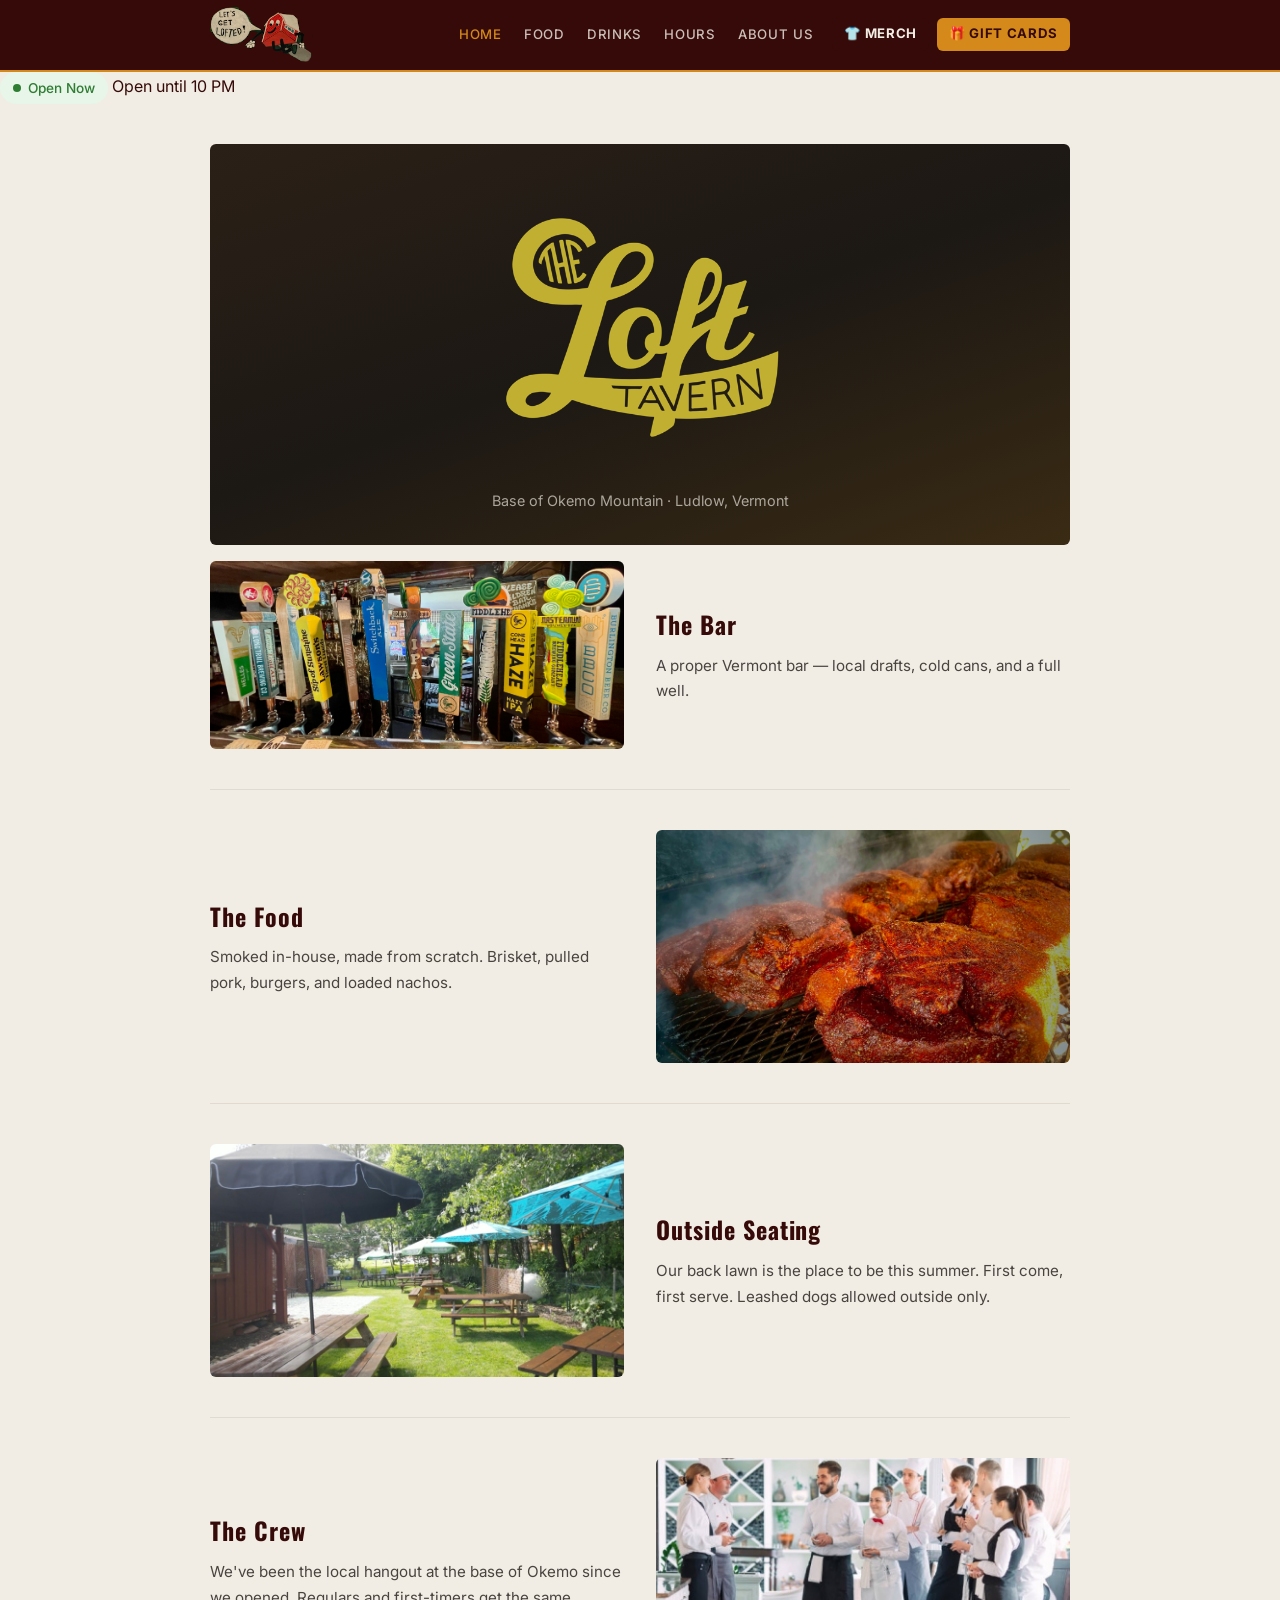
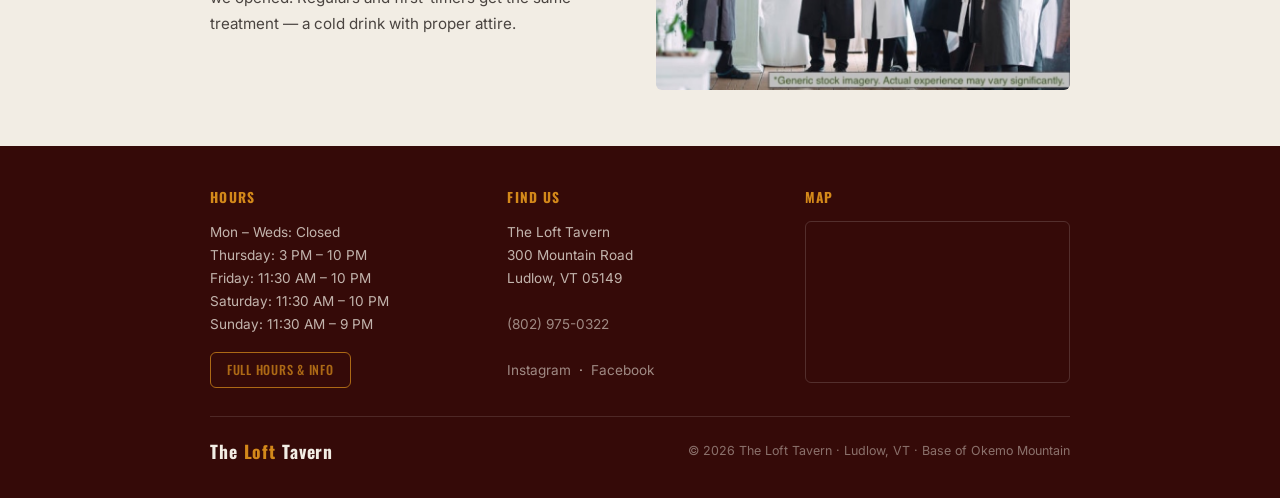
<file: index.html>
<!DOCTYPE html>
<html lang="en">

<head>
  <meta charset="UTF-8" />
  <meta name="viewport" content="width=device-width, initial-scale=1.0" />
  <title>The Loft Tavern - Ludlow, Vermont</title>
  <meta name="description" content="Barn-style bar and restaurant at the base of Okemo Mountain in Ludlow, Vermont." />
  <!-- Open Graph — controls preview card on Facebook, iMessage, texts -->
  <meta property="og:site_name" content="The Loft Tavern" />
  <meta property="og:type" content="website" />
  <meta property="og:url" content="https://www.thelofttavern.com/" />
  <meta property="og:title" content="The Loft Tavern — Ludlow, Vermont" />
  <meta property="og:description"
    content="Bar and restaurant at the base of Okemo Mountain. Cold beer, smoked meats, great people. Open Thu–Sun." />
  <meta property="og:image" content="https://www.thelofttavern.com/images/outside.jpg" />
  <meta name="twitter:card" content="summary_large_image" />
  <link rel="preconnect" href="https://fonts.googleapis.com" />
  <link rel="preconnect" href="https://fonts.gstatic.com" crossorigin />
  <link href="https://fonts.googleapis.com/css2?family=Oswald:wght@500;700&family=Inter:wght@400;500&display=swap"
    rel="stylesheet" />
  <link rel="stylesheet" href="style.css" />
</head>

<body>

  <!-- ============================================================
       NAV — same block on every page.
       Mark the current page with class="active" on its <a> tag.
       EDIT: Square gift card URL in the last <li>
       ============================================================ -->
  <nav>
    <div class="wrap nav-inner">
      <a href="index.html" class="nav-logo"><img src="images/letsgetlofted.png" alt="The Loft Tavern"
          class="nav-logo-img" /></a>
      <button class="nav-toggle" aria-label="Open menu"><span></span><span></span><span></span></button>
      <ul class="nav-links">
        <li><a href="index.html" class="active">Home</a></li>
        <li><a href="food_menu.html">Food</a></li>
        <li><a href="drink_menu.html">Drinks</a></li>
        <li><a href="hours.html">Hours</a></li>
        <li><a href="about.html">About Us</a></li>
        <li class="merch">
          <a href="https://blanchettesportinggoods.chipply.com/lofttavern/?action=viewall" target="_blank" rel="noopener">👕 Merch</a>
        </li>
        <li class="gift-cards">
          <!-- EDIT: replace # with your Square gift card purchase link -->
          <a href="https://app.squareup.com/gift/MLZ9HCJG33P9N/order" target="_blank" rel="noopener">🎁 Gift Cards</a>
        </li>
      </ul>
    </div>
  </nav>

  <div id="loft-status-bar"></div>
  <script src="hours-status.js"></script>

  <!-- ============================================================
       PAGE CONTENT
       ============================================================ -->
  <main class="page-content">
    <div class="wrap">

      <!-- ── HERO IMAGE (optional) ────────────────────────────────
           Swap the gradient div below for a real photo:
           <img src="images/hero.jpg" alt="The Loft Tavern" class="hero-img" />
           Add to style.css: .hero-img { width:100%; height:340px; object-fit:cover; border-radius:6px; margin-bottom:2.5rem; }
           Recommended: 900×400px JPEG, under 150KB
           ──────────────────────────────────────────────────────── -->
      <div style="width:100%; background:linear-gradient(160deg,#2B2017,#1C1814,#3A2B14);
                  border-radius:6px; display:flex; flex-direction:column; align-items:center;
                  justify-content:center; padding:2rem 1rem; margin-bottom:1rem;">
        <img src="images/logo.png" alt="The Loft Tavern" style="height:300px; width:auto;" />
        <div style="font-size:.9rem; opacity:.65; margin-top:.8rem; color:#F2EDE4;">Base of Okemo Mountain · Ludlow,
          Vermont</div>
      </div>

      <!-- ── FOUR IMAGE + TEXT PANELS ─────────────────────────────
           Each panel: replace the placeholder <div> with an <img> tag.
           Example:
             <img src="images/bar.jpg" alt="The bar at The Loft" class="panel-img" />
           Recommended image size: 860×500px JPEG, under 120KB each.
           Text: edit the <h2> and <p> inside each .panel block.
           Add or remove panels by copying/deleting a .panel block.
           ──────────────────────────────────────────────────────── -->

      <div class="panels">

        <!-- Panel 1 -->
        <div class="panel">
          <img src="images/bar.jpg" alt="Draft taps at The Loft Tavern" class="panel-img" />
          <div class="panel-text">
            <h2>The Bar</h2>
            <!-- EDIT: your text -->
            <p>
              A proper Vermont bar — local drafts, cold cans, and a full well.

            </p>
          </div>
        </div>

        <!-- Panel 2 -->
        <div class="panel">
          <img src="images/food.jpg" alt="Smoked meats on the smoker at The Loft Tavern" class="panel-img" />
          <div class="panel-text">
            <h2>The Food</h2>
            <!-- EDIT: your text -->
            <p>
              Smoked in-house, made from scratch. Brisket, pulled pork, burgers,
              and loaded nachos.
            </p>
          </div>
        </div>

        <!-- Panel 3 -->
        <div class="panel">
          <img src="images/outside.jpg" alt="Back lawn outdoor seating at The Loft Tavern" class="panel-img" />
          <div class="panel-text">
            <h2>Outside Seating</h2>
            <!-- EDIT: your text -->
            <p>
              Our back lawn is the place to be this summer. First come, first serve. Leashed dogs allowed outside only.
            </p>
          </div>
        </div>

        <!-- Panel 4 -->
        <div class="panel">
          <img src="images/team2.jpg" alt="The crew at The Loft Tavern" class="panel-img"
            style="object-position: bottom;" />
          <div class="panel-text">
            <h2>The Crew</h2>
            <!-- EDIT: your text -->
            <p>
              We've been the local hangout at the base of Okemo since we opened.
              Regulars and first-timers get the same treatment — a cold drink with proper attire.
            </p>
          </div>
        </div>

      </div>
      <!-- end .panels -->

    </div>
  </main>

  <!-- ============================================================
       FOOTER — identical on every page.
       ============================================================ -->
  <footer>
    <div class="wrap">
      <div class="footer-grid">

        <div class="footer-col">
          <h4>Hours</h4>
          <p>
            Mon – Weds: Closed<br />
            Thursday: 3 PM – 10 PM<br />
            Friday: 11:30 AM – 10 PM<br />
            Saturday: 11:30 AM – 10 PM<br />
            Sunday: 11:30 AM – 9 PM<br />
            <span style="opacity:.55; font-size:.8rem;"></span>
          </p>
          <a href="hours.html" class="btn btn-outline mt-2" style="font-size:.78rem; padding:.4rem 1rem;">Full
            Hours
            &amp; Info</a>
        </div>

        <div class="footer-col">
          <h4>Find Us</h4>
          <address>
            The Loft Tavern<br />
            300 Mountain Road<br />
            Ludlow, VT 05149<br /><br />
            <a href="tel:+18029750322">(802) 975-0322</a><br /><br />
            <a href="https://instagram.com/thelofttavern" target="_blank" rel="noopener">Instagram</a>
            &nbsp;·&nbsp;
            <a href="https://facebook.com/lofttavern" target="_blank" rel="noopener">Facebook</a>
          </address>
        </div>

        <div class="footer-col">
          <h4>Map</h4>
          <div class="footer-map">
            <iframe src="https://www.google.com/maps?q=The+Loft+Tavern+Ludlow+VT&output=embed" loading="lazy"
              referrerpolicy="no-referrer-when-downgrade" title="The Loft Tavern location" allowfullscreen>
            </iframe>
          </div>
        </div>

      </div>
      <div class="footer-bottom">
        <div class="footer-logo">The <span>Loft</span> Tavern</div>
        <p class="footer-copy">&copy; 2026 The Loft Tavern · Ludlow, VT · Base of Okemo Mountain</p>
      </div>
    </div>
  </footer>

</body>

</html>
</file>
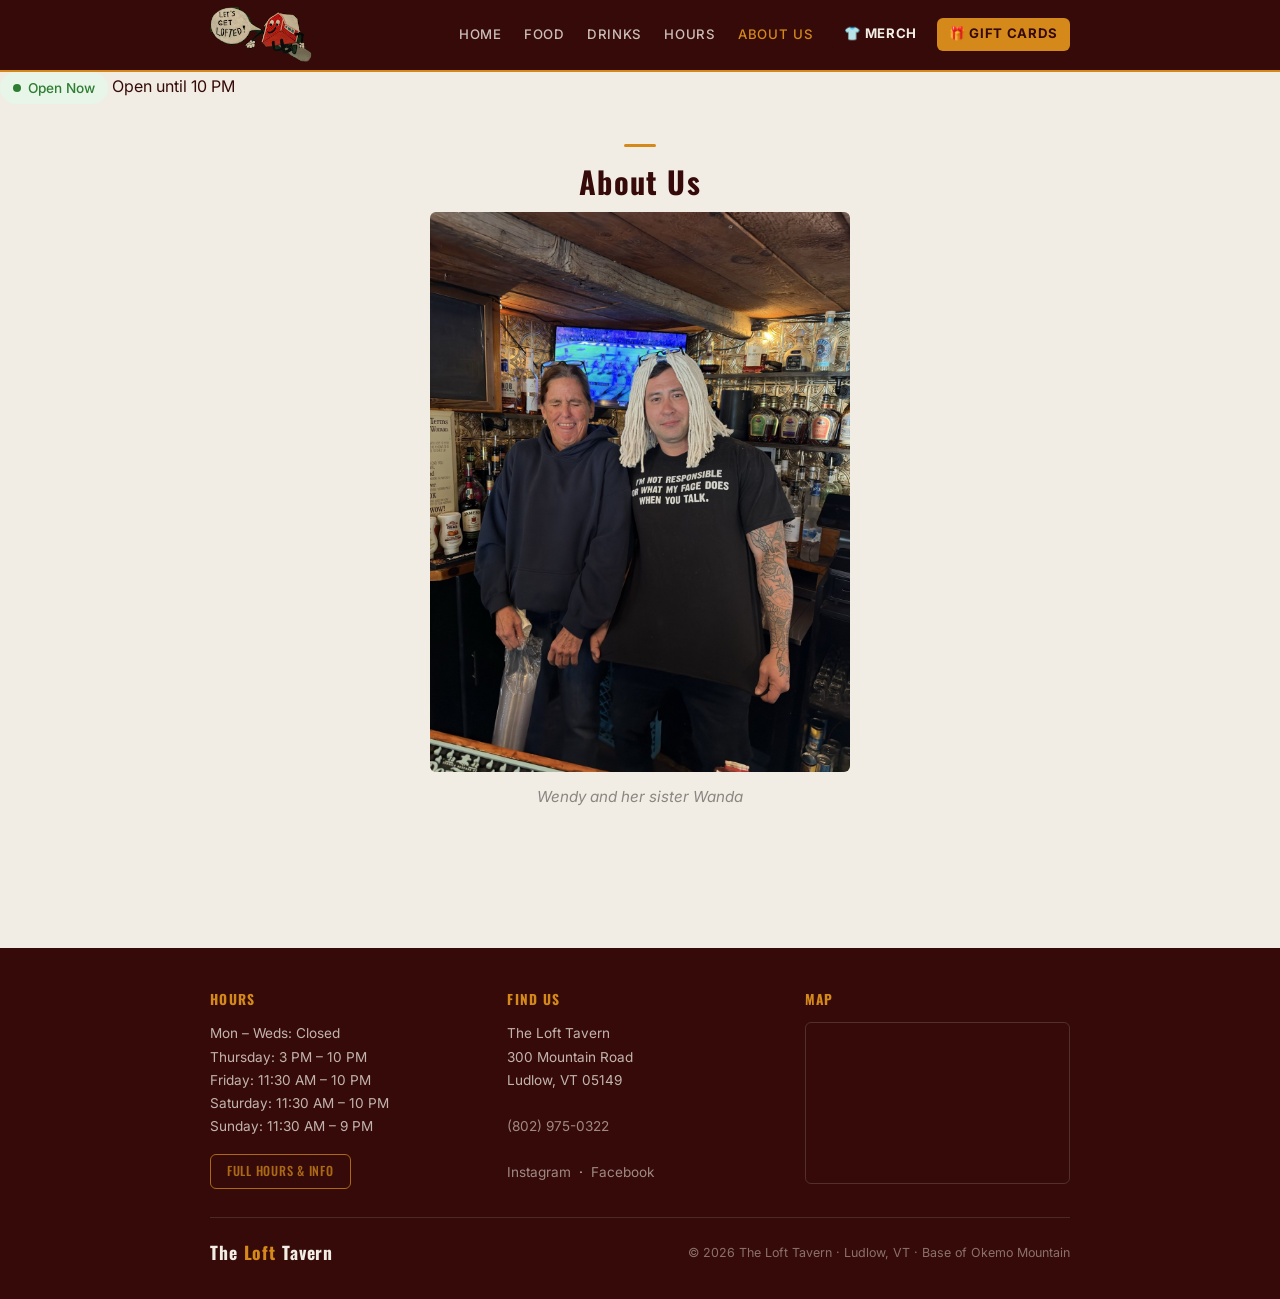
<file: about.html>
<!DOCTYPE html>
<html lang="en">

<head>
  <meta charset="UTF-8" />
  <meta name="viewport" content="width=device-width, initial-scale=1.0" />
  <title>About Us — The Loft Tavern</title>
  <meta name="description" content="Meet the crew at The Loft Tavern, the bar and restaurant at the base of Okemo Mountain in Ludlow, Vermont." />
  <!-- Open Graph -->
  <meta property="og:site_name" content="The Loft Tavern" />
  <meta property="og:type" content="website" />
  <meta property="og:url" content="https://www.thelofttavern.com/about.html" />
  <meta property="og:title" content="About Us — The Loft Tavern" />
  <meta property="og:description" content="Meet the crew at The Loft Tavern — Ludlow, VT." />
  <meta property="og:image" content="https://www.thelofttavern.com/images/about-og.jpg" />
  <meta property="og:image:alt" content="Wendy and her sister Wanda behind the bar at The Loft Tavern" />
  <meta name="twitter:card" content="summary_large_image" />
  <link rel="preconnect" href="https://fonts.googleapis.com" />
  <link rel="preconnect" href="https://fonts.gstatic.com" crossorigin />
  <link href="https://fonts.googleapis.com/css2?family=Oswald:wght@500;700&family=Inter:wght@400;500&display=swap"
    rel="stylesheet" />
  <link rel="stylesheet" href="style.css" />
</head>

<body>

  <!-- ============================================================
       NAV — class="active" is on the About Us link here.
       ============================================================ -->
  <nav>
    <div class="wrap nav-inner">
      <a href="index.html" class="nav-logo"><img src="images/letsgetlofted.png" alt="The Loft Tavern" class="nav-logo-img" /></a>
      <button class="nav-toggle" aria-label="Open menu"><span></span><span></span><span></span></button>
      <ul class="nav-links">
        <li><a href="index.html">Home</a></li>
        <li><a href="food_menu.html">Food</a></li>
        <li><a href="drink_menu.html">Drinks</a></li>
        <li><a href="hours.html">Hours</a></li>
        <li><a href="about.html" class="active">About Us</a></li>
        <li class="merch">
          <a href="https://blanchettesportinggoods.chipply.com/lofttavern/?action=viewall" target="_blank" rel="noopener">👕 Merch</a>
        </li>
        <li class="gift-cards">
          <a href="https://app.squareup.com/gift/MLZ9HCJG33P9N/order" target="_blank" rel="noopener">🎁 Gift Cards</a>
        </li>
      </ul>
    </div>
  </nav>

  <div id="loft-status-bar"></div>
  <script src="hours-status.js"></script>

  <!-- ============================================================
       PAGE CONTENT
       ============================================================ -->
  <main class="page-content">
    <div class="wrap">

      <h1 class="section-title centered">About Us</h1>

      <figure class="about-figure">
        <img src="images/wendy-and-wanda.jpg" alt="Wendy and her sister Wanda behind the bar at The Loft Tavern" />
        <figcaption>Wendy and her sister Wanda</figcaption>
      </figure>

    </div>
  </main>

  <!-- ============================================================
       FOOTER — identical on every page.
       ============================================================ -->
  <footer>
    <div class="wrap">
      <div class="footer-grid">

        <div class="footer-col">
          <h4>Hours</h4>
          <p>
            Mon – Weds: Closed<br />
            Thursday: 3 PM – 10 PM<br />
            Friday: 11:30 AM – 10 PM<br />
            Saturday: 11:30 AM – 10 PM<br />
            Sunday: 11:30 AM – 9 PM<br />
            <span style="opacity:.55; font-size:.8rem;"></span>
          </p>
          <a href="hours.html" class="btn btn-outline mt-2" style="font-size:.78rem; padding:.4rem 1rem;">Full
            Hours
            &amp; Info</a>
        </div>

        <div class="footer-col">
          <h4>Find Us</h4>
          <address>
            The Loft Tavern<br />
            300 Mountain Road<br />
            Ludlow, VT 05149<br /><br />
            <a href="tel:+18029750322">(802) 975-0322</a><br /><br />
            <a href="https://instagram.com/thelofttavern" target="_blank" rel="noopener">Instagram</a>
            &nbsp;·&nbsp;
            <a href="https://facebook.com/lofttavern" target="_blank" rel="noopener">Facebook</a>
          </address>
        </div>

        <div class="footer-col">
          <h4>Map</h4>
          <div class="footer-map">
            <iframe src="https://www.google.com/maps?q=The+Loft+Tavern+Ludlow+VT&output=embed" loading="lazy"
              referrerpolicy="no-referrer-when-downgrade" title="The Loft Tavern location" allowfullscreen>
            </iframe>
          </div>
        </div>

      </div>
      <div class="footer-bottom">
        <div class="footer-logo">The <span>Loft</span> Tavern</div>
        <p class="footer-copy">&copy; 2026 The Loft Tavern · Ludlow, VT · Base of Okemo Mountain</p>
      </div>
    </div>
  </footer>

</body>

</html>
</file>
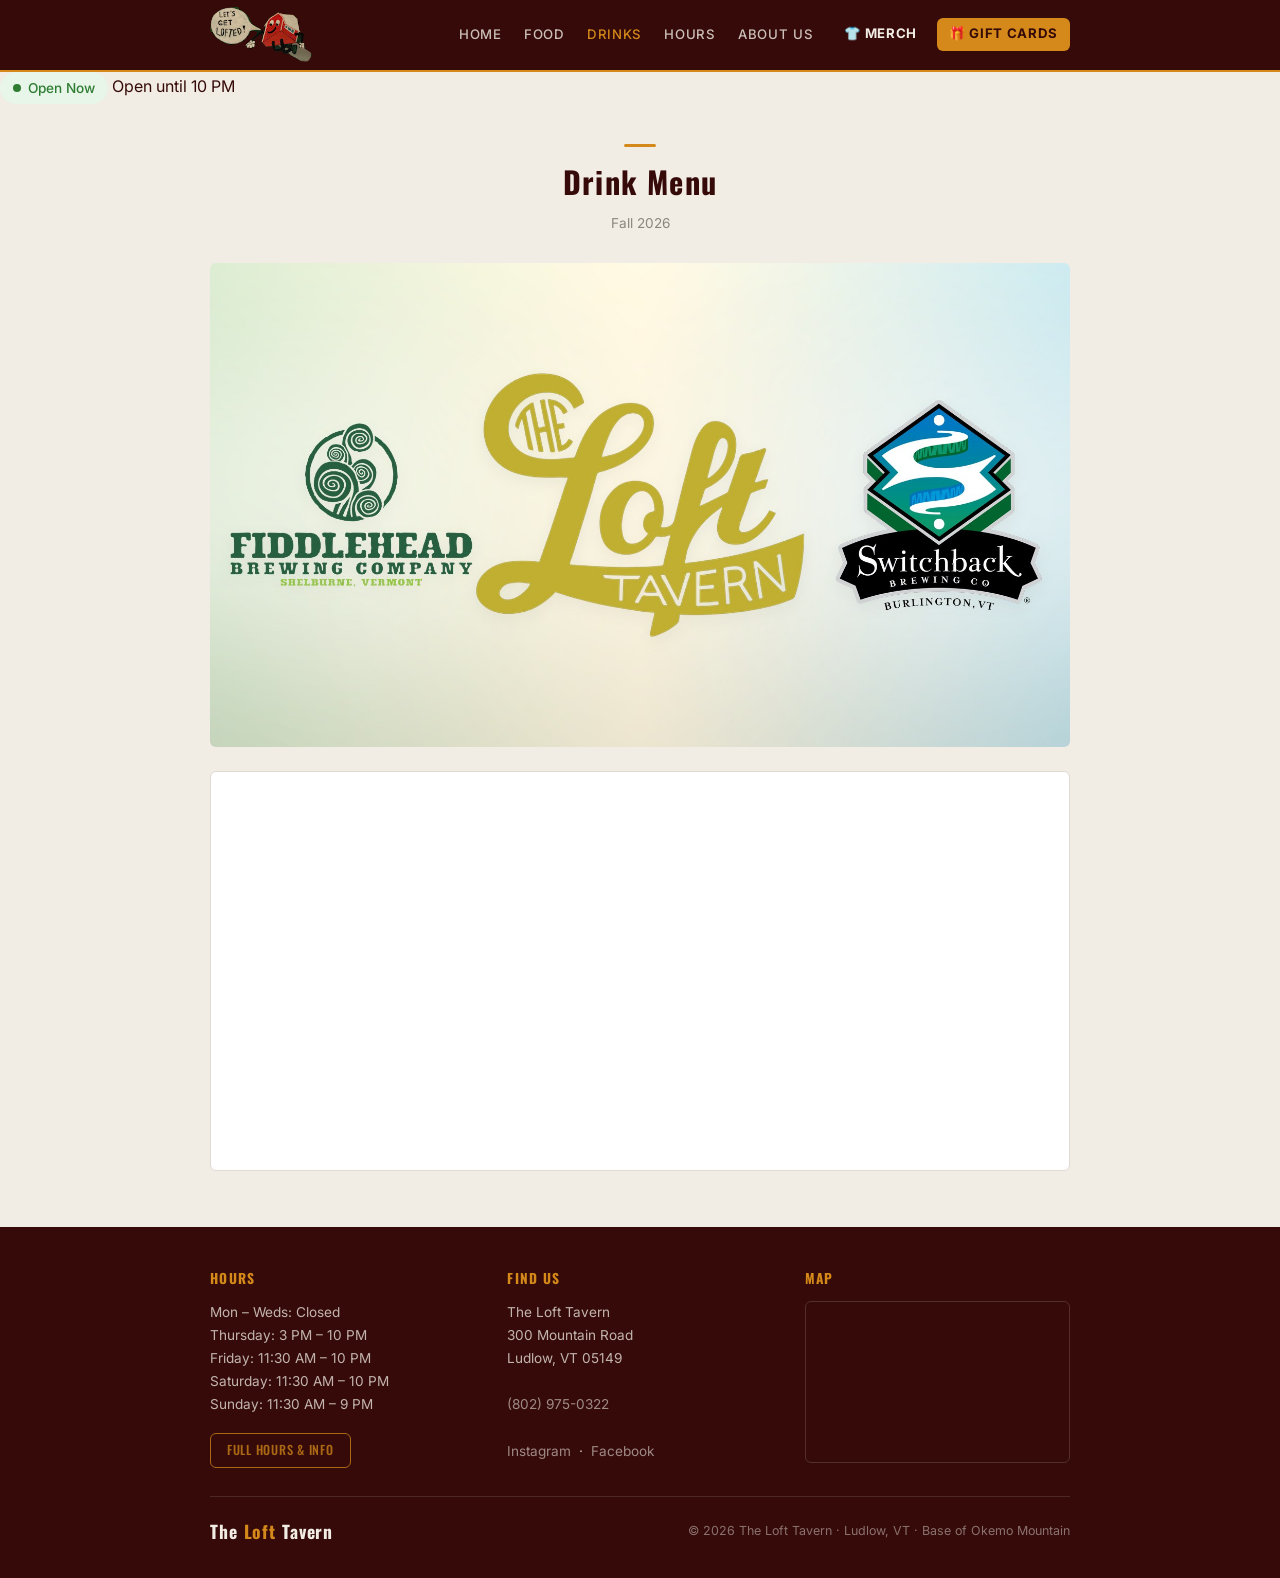
<file: drink_menu.html>
<!DOCTYPE html>
<html lang="en">

<head>
  <meta charset="UTF-8" />
  <meta name="viewport" content="width=device-width, initial-scale=1.0" />
  <title>Drink Menu — The Loft Tavern</title>
  <meta name="description" content="Drink menu at The Loft Tavern, Ludlow Vermont. Draft beers, cocktails, wine, and more." />
  <!-- Open Graph -->
  <meta property="og:site_name" content="The Loft Tavern" />
  <meta property="og:type" content="website" />
  <meta property="og:url" content="https://www.thelofttavern.com/drink_menu.html" />
  <meta property="og:title" content="Drink Menu — The Loft Tavern" />
  <meta property="og:description" content="Local drafts, cold cans, cocktails, and wine. The Loft Tavern drink menu — Ludlow, VT." />
  <meta property="og:image" content="https://www.thelofttavern.com/images/drink-hero.jpg" />
  <meta property="og:image:alt" content="Fiddlehead Brewing, The Loft Tavern, and Switchback Brewing" />
  <meta name="twitter:card" content="summary_large_image" />
  <link rel="preconnect" href="https://fonts.googleapis.com" />
  <link rel="preconnect" href="https://fonts.gstatic.com" crossorigin />
  <link href="https://fonts.googleapis.com/css2?family=Oswald:wght@500;700&family=Inter:wght@400;500&display=swap"
    rel="stylesheet" />
  <link rel="stylesheet" href="style.css" />
</head>

<body>

  <!-- ============================================================
       NAV — class="active" is on the Drinks link here.
       ============================================================ -->
  <nav>
    <div class="wrap nav-inner">
      <a href="index.html" class="nav-logo"><img src="images/letsgetlofted.png" alt="The Loft Tavern" class="nav-logo-img" /></a>
      <button class="nav-toggle" aria-label="Open menu"><span></span><span></span><span></span></button>
      <ul class="nav-links">
        <li><a href="index.html">Home</a></li>
        <li><a href="food_menu.html">Food</a></li>
        <li><a href="drink_menu.html" class="active">Drinks</a></li>
        <li><a href="hours.html">Hours</a></li>
        <li><a href="about.html">About Us</a></li>
        <li class="merch">
          <a href="https://blanchettesportinggoods.chipply.com/lofttavern/?action=viewall" target="_blank" rel="noopener">👕 Merch</a>
        </li>
        <li class="gift-cards">
          <a href="https://app.squareup.com/gift/MLZ9HCJG33P9N/order" target="_blank" rel="noopener">🎁 Gift Cards</a>
        </li>
      </ul>
    </div>
  </nav>

  <div id="loft-status-bar"></div>
  <script src="hours-status.js"></script>

  <!-- ============================================================
       PAGE CONTENT
       ============================================================ -->
  <main class="page-content">
    <div class="wrap">

      <h1 class="section-title centered">Drink Menu</h1>
      <p class="section-sub" style="text-align:center; font-size:.85rem;">Fall 2026</p>

      <img src="images/drink-hero.jpg" alt="Fiddlehead Brewing, The Loft Tavern, and Switchback Brewing" class="hero-img" />

      <div class="embed-wrap">
        <script id="1c2e-2m" type="text/javascript" src="https://imenupro.com/!1c2e-2m"></script>
      </div>

    </div>
  </main>

  <!-- ============================================================
       FOOTER — identical on every page.
       ============================================================ -->
  <footer>
    <div class="wrap">
      <div class="footer-grid">

        <div class="footer-col">
          <h4>Hours</h4>
          <p>
            Mon – Weds: Closed<br />
            Thursday: 3 PM – 10 PM<br />
            Friday: 11:30 AM – 10 PM<br />
            Saturday: 11:30 AM – 10 PM<br />
            Sunday: 11:30 AM – 9 PM<br />
            <span style="opacity:.55; font-size:.8rem;"></span>
          </p>
          <a href="hours.html" class="btn btn-outline mt-2" style="font-size:.78rem; padding:.4rem 1rem;">Full
            Hours
            &amp; Info</a>
        </div>

        <div class="footer-col">
          <h4>Find Us</h4>
          <address>
            The Loft Tavern<br />
            300 Mountain Road<br />
            Ludlow, VT 05149<br /><br />
            <a href="tel:+18029750322">(802) 975-0322</a><br /><br />
            <a href="https://instagram.com/thelofttavern" target="_blank" rel="noopener">Instagram</a>
            &nbsp;·&nbsp;
            <a href="https://facebook.com/thelofttavern" target="_blank" rel="noopener">Facebook</a>
          </address>
        </div>

        <div class="footer-col">
          <h4>Map</h4>
          <div class="footer-map">
            <iframe
              src="https://www.google.com/maps?q=The+Loft+Tavern+Ludlow+VT&output=embed"
              loading="lazy" referrerpolicy="no-referrer-when-downgrade" title="The Loft Tavern location"
              allowfullscreen>
            </iframe>
          </div>
        </div>

      </div>
      <div class="footer-bottom">
        <div class="footer-logo">The <span>Loft</span> Tavern</div>
        <p class="footer-copy">&copy; 2026 The Loft Tavern · Ludlow, VT · Base of Okemo Mountain</p>
      </div>
    </div>
  </footer>

</body>

</html>
</file>
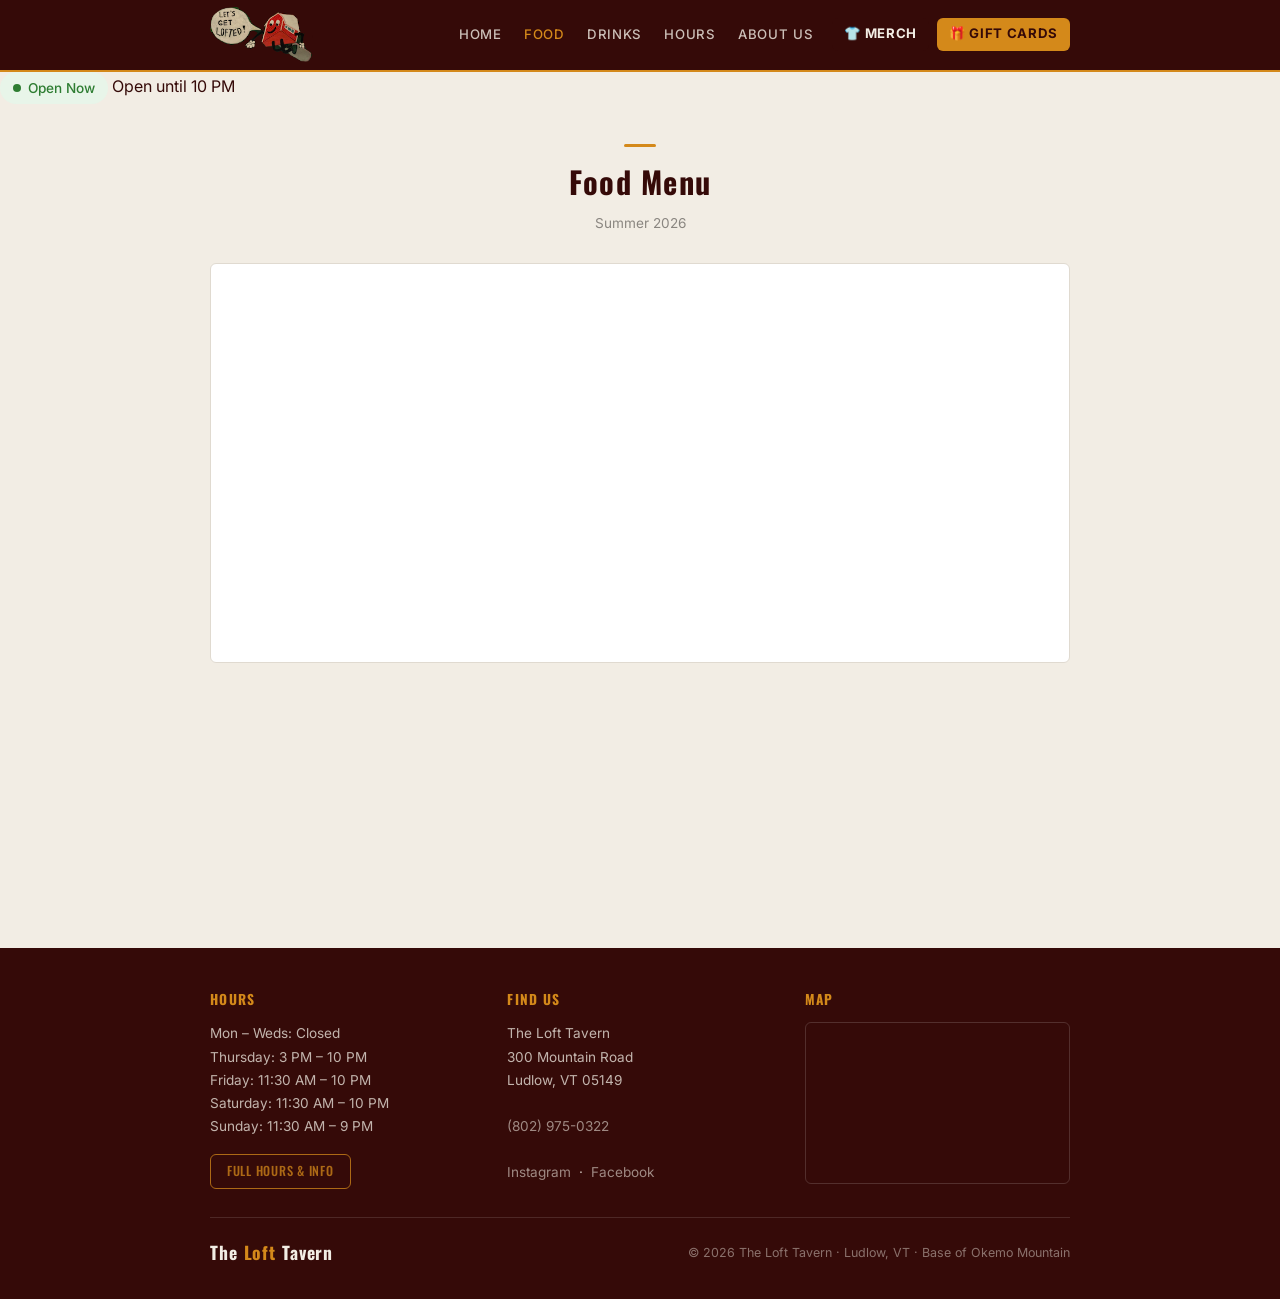
<file: food_menu.html>
<!DOCTYPE html>
<html lang="en">

<head>
  <meta charset="UTF-8" />
  <meta name="viewport" content="width=device-width, initial-scale=1.0" />
  <title>Food Menu — The Loft Tavern</title>
  <meta name="description" content="Food menu at The Loft Tavern, Ludlow Vermont. Smoked meats, burgers, apps, and more." />
  <!-- Open Graph -->
  <meta property="og:site_name" content="The Loft Tavern" />
  <meta property="og:type" content="website" />
  <meta property="og:url" content="https://www.thelofttavern.com/food_menu.html" />
  <meta property="og:title" content="Food Menu — The Loft Tavern" />
  <meta property="og:description" content="Smoked in-house, made from scratch. Check out our Summer 2026 food menu at The Loft Tavern in Ludlow, VT." />
  <meta property="og:image" content="https://www.thelofttavern.com/images/food.jpg" />
  <meta name="twitter:card" content="summary_large_image" />
  <link rel="preconnect" href="https://fonts.googleapis.com" />
  <link rel="preconnect" href="https://fonts.gstatic.com" crossorigin />
  <link href="https://fonts.googleapis.com/css2?family=Oswald:wght@500;700&family=Inter:wght@400;500&display=swap"
    rel="stylesheet" />
  <link rel="stylesheet" href="style.css" />
</head>

<body>

  <!-- ============================================================
       NAV — copy this block identically to every page.
       On THIS page: class="active" is on the Food link.
       ============================================================ -->
  <nav>
    <div class="wrap nav-inner">
      <a href="index.html" class="nav-logo"><img src="images/letsgetlofted.png" alt="The Loft Tavern" class="nav-logo-img" /></a>
      <button class="nav-toggle" aria-label="Open menu"><span></span><span></span><span></span></button>
      <ul class="nav-links">
        <li><a href="index.html">Home</a></li>
        <li><a href="food_menu.html" class="active">Food</a></li>
        <li><a href="drink_menu.html">Drinks</a></li>
        <li><a href="hours.html">Hours</a></li>
        <li><a href="about.html">About Us</a></li>
        <li class="merch">
          <a href="https://blanchettesportinggoods.chipply.com/lofttavern/?action=viewall" target="_blank" rel="noopener">👕 Merch</a>
        </li>
        <li class="gift-cards">
          <!-- EDIT: your Square gift card link -->
          <a href="https://app.squareup.com/gift/MLZ9HCJG33P9N/order" target="_blank" rel="noopener">🎁 Gift Cards</a>
        </li>
      </ul>
    </div>
  </nav>

  <div id="loft-status-bar"></div>
  <script src="hours-status.js"></script>

  <!-- ============================================================
       PAGE CONTENT
       ============================================================ -->
  <main class="page-content">
    <div class="wrap">

      <h1 class="section-title centered">Food Menu</h1>
      <p class="section-sub" style="text-align:center; font-size:.85rem;">Summer 2026</p>

      <!-- ── iMENUPRO EMBED ──────────────────────────────────────
           HOW TO ADD YOUR EMBED:
           1. Log into iMenuPro
           2. Go to your menu → Share/Publish → Get Embed Code
           3. Copy the full <script> or <iframe> snippet they give you
           4. Delete the .embed-placeholder div below
           5. Paste your snippet inside .embed-wrap
           ──────────────────────────────────────────────────────── -->
      <div class="embed-wrap">
        <script id="1c2e-2j" type="text/javascript" src="https://imenupro.com/!1c2e-2j"></script>
      </div>

    </div>
  </main>

  <!-- ============================================================
       FOOTER — identical on every page.
       ============================================================ -->
  <footer>
    <div class="wrap">
      <div class="footer-grid">

        <div class="footer-col">
          <h4>Hours</h4>
          <p>
            Mon – Weds: Closed<br />
            Thursday: 3 PM – 10 PM<br />
            Friday: 11:30 AM – 10 PM<br />
            Saturday: 11:30 AM – 10 PM<br />
            Sunday: 11:30 AM – 9 PM<br />
            <span style="opacity:.55; font-size:.8rem;"></span>
          </p>
          <a href="hours.html" class="btn btn-outline mt-2" style="font-size:.78rem; padding:.4rem 1rem;">Full
            Hours
            &amp; Info</a>
        </div>

        <div class="footer-col">
          <h4>Find Us</h4>
          <address>
            The Loft Tavern<br />
            300 Mountain Road<br />
            Ludlow, VT 05149<br /><br />
            <a href="tel:+18029750322">(802) 975-0322</a><br /><br />
            <a href="https://instagram.com/thelofttavern" target="_blank" rel="noopener">Instagram</a>
            &nbsp;·&nbsp;
            <a href="https://facebook.com/thelofttavern" target="_blank" rel="noopener">Facebook</a>
          </address>
        </div>

        <div class="footer-col">
          <h4>Map</h4>
          <div class="footer-map">
            <iframe
              src="https://www.google.com/maps?q=The+Loft+Tavern+Ludlow+VT&output=embed"
              loading="lazy" referrerpolicy="no-referrer-when-downgrade" title="The Loft Tavern location"
              allowfullscreen>
            </iframe>
          </div>
        </div>

      </div>
      <div class="footer-bottom">
        <div class="footer-logo">The <span>Loft</span> Tavern</div>
        <p class="footer-copy">&copy; 2026 The Loft Tavern · Ludlow, VT · Base of Okemo Mountain</p>
      </div>
    </div>
  </footer>

</body>

</html>
</file>
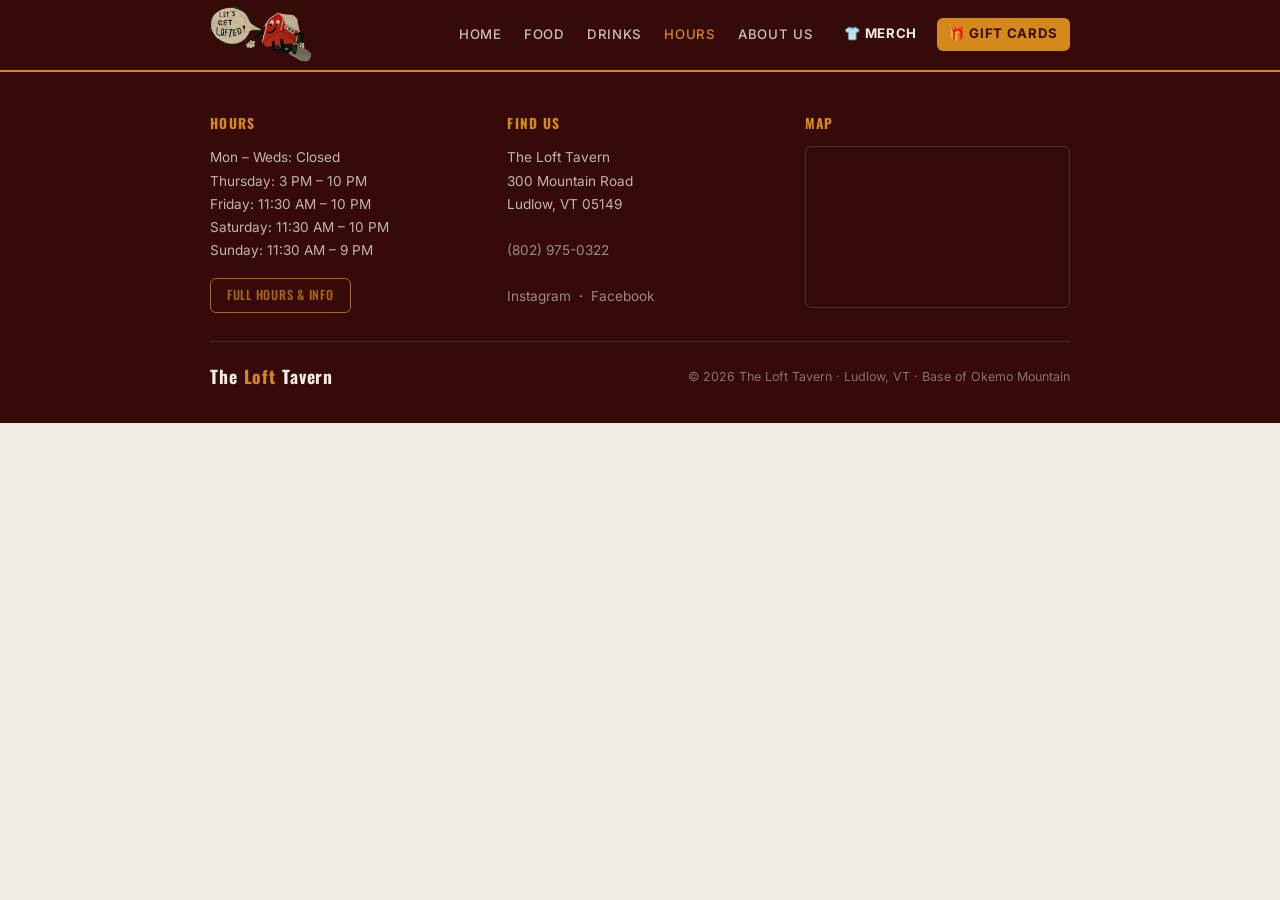
<file: head_foot_truth.html>
<!DOCTYPE html>
<html lang="en">

<head>
    <meta charset="UTF-8" />
    <meta name="viewport" content="width=device-width, initial-scale=1.0" />
    <title>Hours &amp; Location — The Loft Tavern</title>
    <meta name="description"
        content="Hours, location, takeout info, and outside seating at The Loft Tavern in Ludlow, Vermont." />
    <link rel="preconnect" href="https://fonts.googleapis.com" />
    <link rel="preconnect" href="https://fonts.gstatic.com" crossorigin />
    <link href="https://fonts.googleapis.com/css2?family=Oswald:wght@500;700&family=Inter:wght@400;500&display=swap"
        rel="stylesheet" />
    <link rel="stylesheet" href="style.css" />
</head>

<body>

    <!-- ============================================================
       NAV — class="active" is on the Hours link here.
       ============================================================ -->
    <nav>
        <div class="wrap nav-inner">
            <a href="index.html" class="nav-logo"><img src="images/letsgetlofted.png" alt="The Loft Tavern" class="nav-logo-img" /></a>
            <button class="nav-toggle" aria-label="Open menu"><span></span><span></span><span></span></button>
            <ul class="nav-links">
                <li><a href="index.html">Home</a></li>
                <li><a href="food_menu.html">Food</a></li>
                <li><a href="drink_menu.html">Drinks</a></li>
                <li><a href="hours.html" class="active">Hours</a></li>
                <li><a href="about.html">About Us</a></li>
                <li class="merch">
                    <a href="https://blanchettesportinggoods.chipply.com/lofttavern/?action=viewall" target="_blank" rel="noopener">👕
                        Merch</a>
                </li>
                <li class="gift-cards">
                    <a href="https://app.squareup.com/gift/MLZ9HCJG33P9N/order" target="_blank" rel="noopener">🎁 Gift
                        Cards</a>
                </li>
            </ul>
        </div>
    </nav>

    <script src="hours-status.js"></script>

    <!-- ============================================================
       FOOTER — identical on every page.
       ============================================================ -->
    <footer>
        <div class="wrap">
            <div class="footer-grid">

                <div class="footer-col">
                    <h4>Hours</h4>
                    <p>
                        Mon – Weds: Closed<br />
                        Thursday: 3 PM – 10 PM<br />
                        Friday: 11:30 AM – 10 PM<br />
                        Saturday: 11:30 AM – 10 PM<br />
                        Sunday: 11:30 AM – 9 PM<br />
                        <span style="opacity:.55; font-size:.8rem;"></span>
                    </p>
                    <a href="hours.html" class="btn btn-outline mt-2" style="font-size:.78rem; padding:.4rem 1rem;">Full
                        Hours
                        &amp; Info</a>
                </div>

                <div class="footer-col">
                    <h4>Find Us</h4>
                    <address>
                        The Loft Tavern<br />
                        300 Mountain Road<br />
                        Ludlow, VT 05149<br /><br />
                        <a href="tel:+18029750322">(802) 975-0322</a><br /><br />
                        <a href="https://instagram.com/thelofttavern" target="_blank" rel="noopener">Instagram</a>
                        &nbsp;·&nbsp;
                        <a href="https://facebook.com/lofttavern" target="_blank" rel="noopener">Facebook</a>
                    </address>
                </div>

                <div class="footer-col">
                    <h4>Map</h4>
                    <div class="footer-map">
                        <iframe
                            src="https://www.google.com/maps?q=The+Loft+Tavern+Ludlow+VT&output=embed"
                            loading="lazy" referrerpolicy="no-referrer-when-downgrade" title="The Loft Tavern location"
                            allowfullscreen>
                        </iframe>
                    </div>
                </div>

            </div>
            <div class="footer-bottom">
                <div class="footer-logo">The <span>Loft</span> Tavern</div>
                <p class="footer-copy">&copy; 2026 The Loft Tavern · Ludlow, VT · Base of Okemo Mountain</p>
            </div>
        </div>
    </footer>

</body>

</html>
</file>
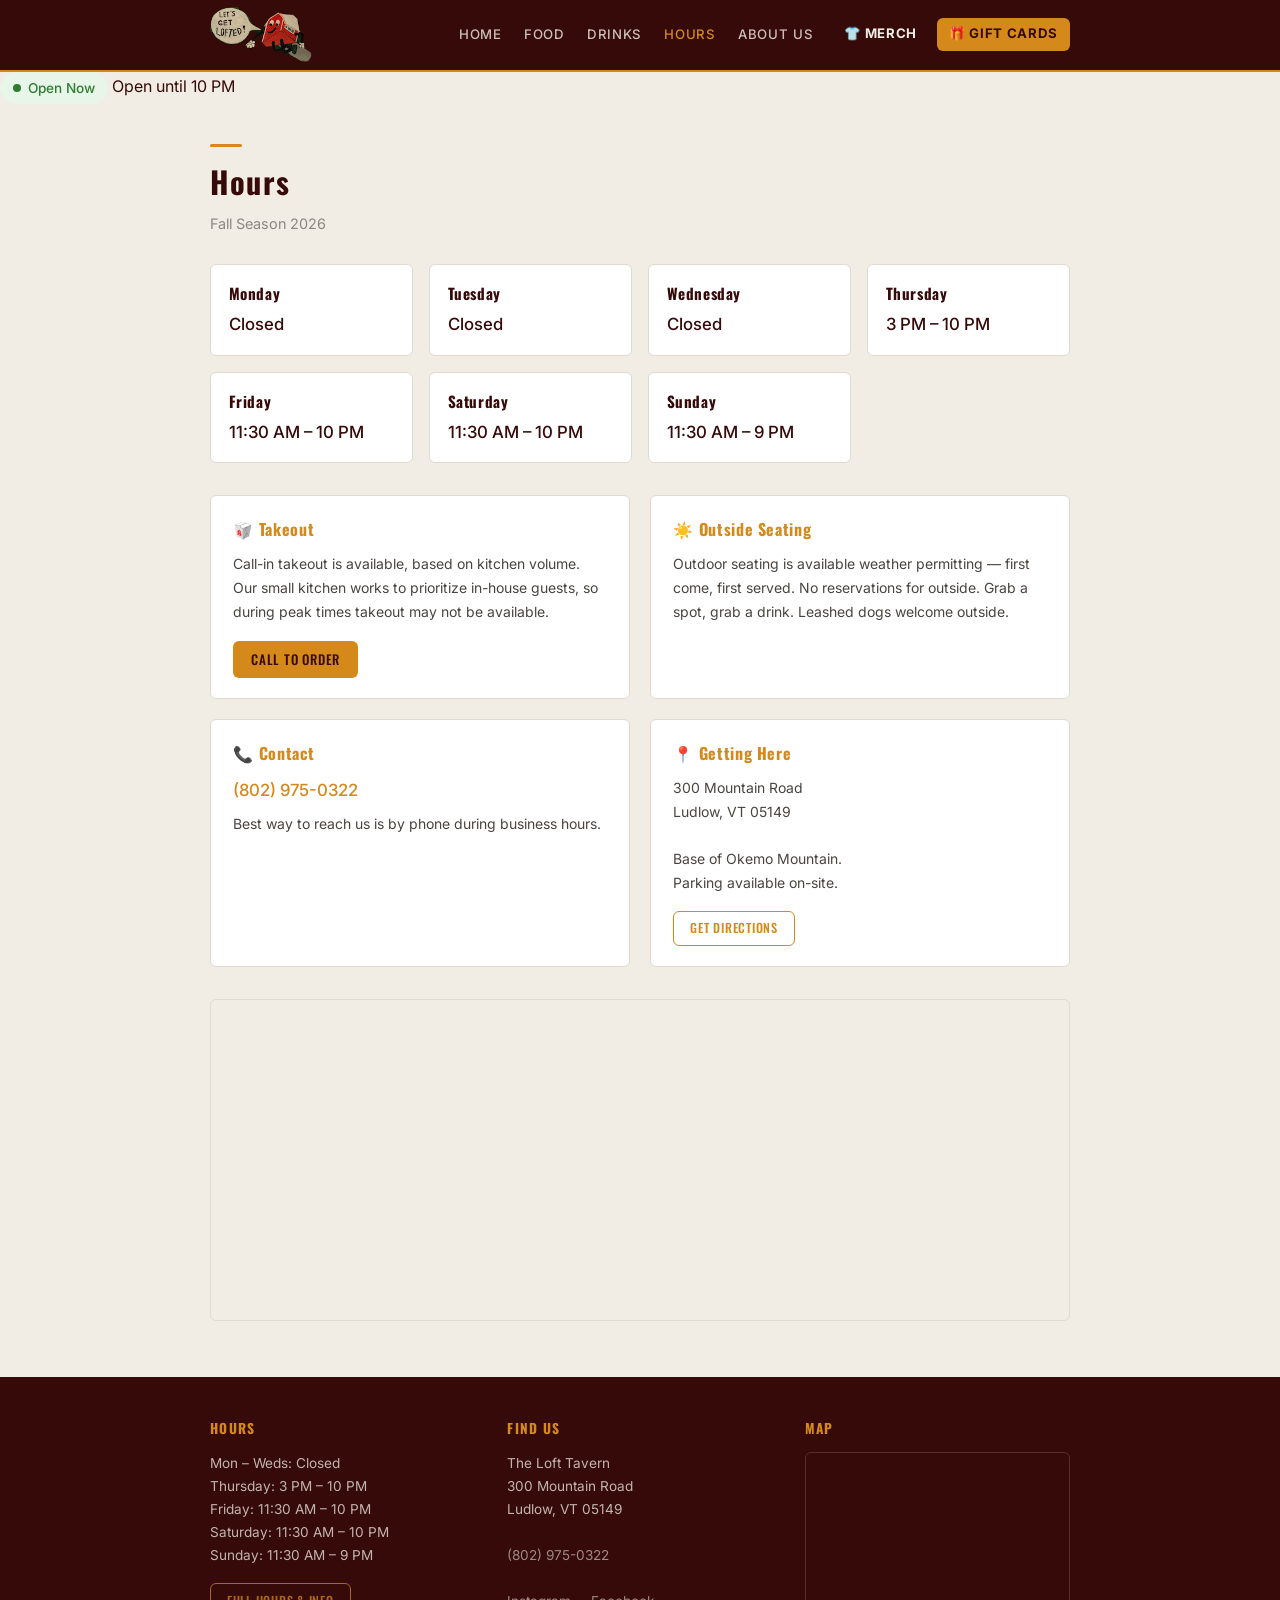
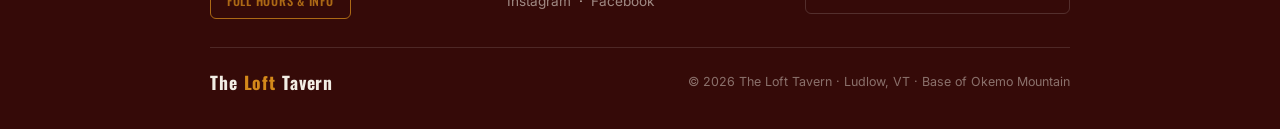
<file: hours.html>
<!DOCTYPE html>
<html lang="en">

<head>
  <meta charset="UTF-8" />
  <meta name="viewport" content="width=device-width, initial-scale=1.0" />
  <title>Hours &amp; Location — The Loft Tavern</title>
  <meta name="description"
    content="Hours, location, takeout info, and outside seating at The Loft Tavern in Ludlow, Vermont." />
  <!-- Open Graph -->
  <meta property="og:site_name" content="The Loft Tavern" />
  <meta property="og:type" content="website" />
  <meta property="og:url" content="https://www.thelofttavern.com/hours" />
  <meta property="og:title" content="Hours & Location — The Loft Tavern" />
  <meta property="og:description"
    content="Open Thu–Sun from 11:30 AM. Located at 300 Mountain Road, Ludlow VT — base of Okemo Mountain." />
  <meta property="og:image" content="https://www.thelofttavern.com/images/oktoberfest-2026.png" />
  <meta property="og:image:alt" content="The Loft Tavern at night, decorated for Oktoberfest season" />
  <meta name="twitter:card" content="summary_large_image" />
  <link rel="preconnect" href="https://fonts.googleapis.com" />
  <link rel="preconnect" href="https://fonts.gstatic.com" crossorigin />
  <link href="https://fonts.googleapis.com/css2?family=Oswald:wght@500;700&family=Inter:wght@400;500&display=swap"
    rel="stylesheet" />
  <link rel="stylesheet" href="style.css" />
</head>

<body>

  <!-- ============================================================
       NAV — class="active" is on the Hours link here.
       ============================================================ -->
  <nav>
    <div class="wrap nav-inner">
      <a href="index.html" class="nav-logo"><img src="images/letsgetlofted.png" alt="The Loft Tavern"
          class="nav-logo-img" /></a>
      <button class="nav-toggle" aria-label="Open menu"><span></span><span></span><span></span></button>
      <ul class="nav-links">
        <li><a href="index.html">Home</a></li>
        <li><a href="food_menu.html">Food</a></li>
        <li><a href="drink_menu.html">Drinks</a></li>
        <li><a href="hours.html" class="active">Hours</a></li>
        <li><a href="about.html">About Us</a></li>
        <li class="merch">
          <a href="https://blanchettesportinggoods.chipply.com/lofttavern/?action=viewall" target="_blank" rel="noopener">👕 Merch</a>
        </li>
        <li class="gift-cards">
          <a href="https://app.squareup.com/gift/MLZ9HCJG33P9N/order" target="_blank" rel="noopener">🎁 Gift Cards</a>
        </li>
      </ul>
    </div>
  </nav>

  <div id="loft-status-bar"></div>
  <script src="hours-status.js"></script>

  <!-- ============================================================
       PAGE CONTENT
       ============================================================ -->
  <main class="page-content">
    <div class="wrap">

      <!-- ── HOURS ──────────────────────────────────────────────── -->
      <h1 class="section-title">Hours</h1>
      <p class="section-sub">Fall Season 2026</p>

      <div class="hours-grid">

        <div class="hours-card">
          <h3>Monday</h3>
          <div class="time">Closed</div>
        </div>

        <div class="hours-card">
          <h3>Tuesday</h3>
          <div class="time">Closed</div>
        </div>

        <div class="hours-card">
          <h3>Wednesday</h3>
          <div class="time">Closed</div>
        </div>

        <div class="hours-card">
          <h3>Thursday</h3>
          <div class="time">3 PM – 10 PM</div>
        </div>

        <div class="hours-card">
          <h3>Friday</h3>
          <div class="time">11:30 AM – 10 PM</div>
        </div>

        <div class="hours-card">
          <h3>Saturday</h3>
          <div class="time">11:30 AM – 10 PM</div>
        </div>

        <div class="hours-card">
          <h3>Sunday</h3>
          <div class="time">11:30 AM – 9 PM</div>
        </div>

      </div>

      <!-- ── ADDITIONAL INFO CARDS ──────────────────────────────── -->
      <div class="info-grid">

        <div class="info-card">
          <h3>🥡 Takeout</h3>
          <!-- EDIT: your actual takeout policy -->
          <p>
            Call-in takeout is available, based on kitchen volume. Our small kitchen works to prioritize in-house
            guests, so during peak times takeout may not be available.
          </p>
          <p style="margin-top:.6rem;">
            <a href="tel:+18029750322" class="btn btn-primary mt-1" style="font-size:.82rem; padding:.45rem 1.1rem;">
              Call to Order
            </a>
          </p>
        </div>

        <div class="info-card">
          <h3>☀️ Outside Seating</h3>
          <!-- EDIT: your actual outdoor seating details -->
          <p>
            Outdoor seating is available weather permitting — first come, first served.
            No reservations for outside. Grab a spot, grab a drink. Leashed dogs welcome outside.
          </p>
          <p style="margin-top:.5rem; font-size:.82rem; color: var(--slate);">

          </p>
        </div>

        <div class="info-card">
          <h3>📞 Contact</h3>
          <p>
            <!-- EDIT: your actual phone -->
            <a href="tel:+18029750322" style="color: var(--amber); font-size:1.05rem; font-weight:500;">(802)
              975-0322</a>
          </p>
          <p style="margin-top:.5rem;">
            Best way to reach us is by phone during business hours.
            <!-- EDIT: add email if you have one -->
          </p>
        </div>

        <div class="info-card">
          <h3>📍 Getting Here</h3>
          <address style="font-style:normal; font-size:.875rem; color:#4A4440; line-height:1.7;">
            <!-- EDIT: your actual address and proximity note -->
            300 Mountain Road<br />
            Ludlow, VT 05149<br /><br />
            Base of Okemo Mountain.<br />
            Parking available on-site.
          </address>
          <a href="https://maps.apple.com/?q=The+Loft+Tavern+Ludlow+VT" class="btn btn-outline mt-2"
            style="font-size:.78rem; padding:.4rem 1rem;" target="_blank" rel="noopener">
            Get Directions
          </a>
        </div>

      </div>

      <!-- ── LARGE MAP ──────────────────────────────────────────── -->
      <div class="big-map">
        <!-- EDIT: paste your Google Maps embed iframe src here (same as footer) -->
        <iframe src="https://www.google.com/maps?q=The+Loft+Tavern+Ludlow+VT&output=embed" loading="lazy"
          referrerpolicy="no-referrer-when-downgrade" title="The Loft Tavern on Google Maps" allowfullscreen>
        </iframe>
      </div>

    </div>
  </main>

  <!-- ============================================================
       FOOTER — identical on every page.
       ============================================================ -->
  <footer>
    <div class="wrap">
      <div class="footer-grid">

        <div class="footer-col">
          <h4>Hours</h4>
          <p>
            Mon – Weds: Closed<br />
            Thursday: 3 PM – 10 PM<br />
            Friday: 11:30 AM – 10 PM<br />
            Saturday: 11:30 AM – 10 PM<br />
            Sunday: 11:30 AM – 9 PM<br />
            <span style="opacity:.55; font-size:.8rem;"></span>
          </p>
          <a href="hours.html" class="btn btn-outline mt-2" style="font-size:.78rem; padding:.4rem 1rem;">Full
            Hours
            &amp; Info</a>
        </div>

        <div class="footer-col">
          <h4>Find Us</h4>
          <address>
            The Loft Tavern<br />
            300 Mountain Road<br />
            Ludlow, VT 05149<br /><br />
            <a href="tel:+18029750322">(802) 975-0322</a><br /><br />
            <a href="https://instagram.com/thelofttavern" target="_blank" rel="noopener">Instagram</a>
            &nbsp;·&nbsp;
            <a href="https://facebook.com/thelofttavern" target="_blank" rel="noopener">Facebook</a>
          </address>
        </div>

        <div class="footer-col">
          <h4>Map</h4>
          <div class="footer-map">
            <iframe src="https://www.google.com/maps?q=The+Loft+Tavern+Ludlow+VT&output=embed" loading="lazy"
              referrerpolicy="no-referrer-when-downgrade" title="The Loft Tavern location" allowfullscreen>
            </iframe>
          </div>
        </div>

      </div>
      <div class="footer-bottom">
        <div class="footer-logo">The <span>Loft</span> Tavern</div>
        <p class="footer-copy">&copy; 2026 The Loft Tavern · Ludlow, VT · Base of Okemo Mountain</p>
      </div>
    </div>
  </footer>
</body>

</html>
</file>
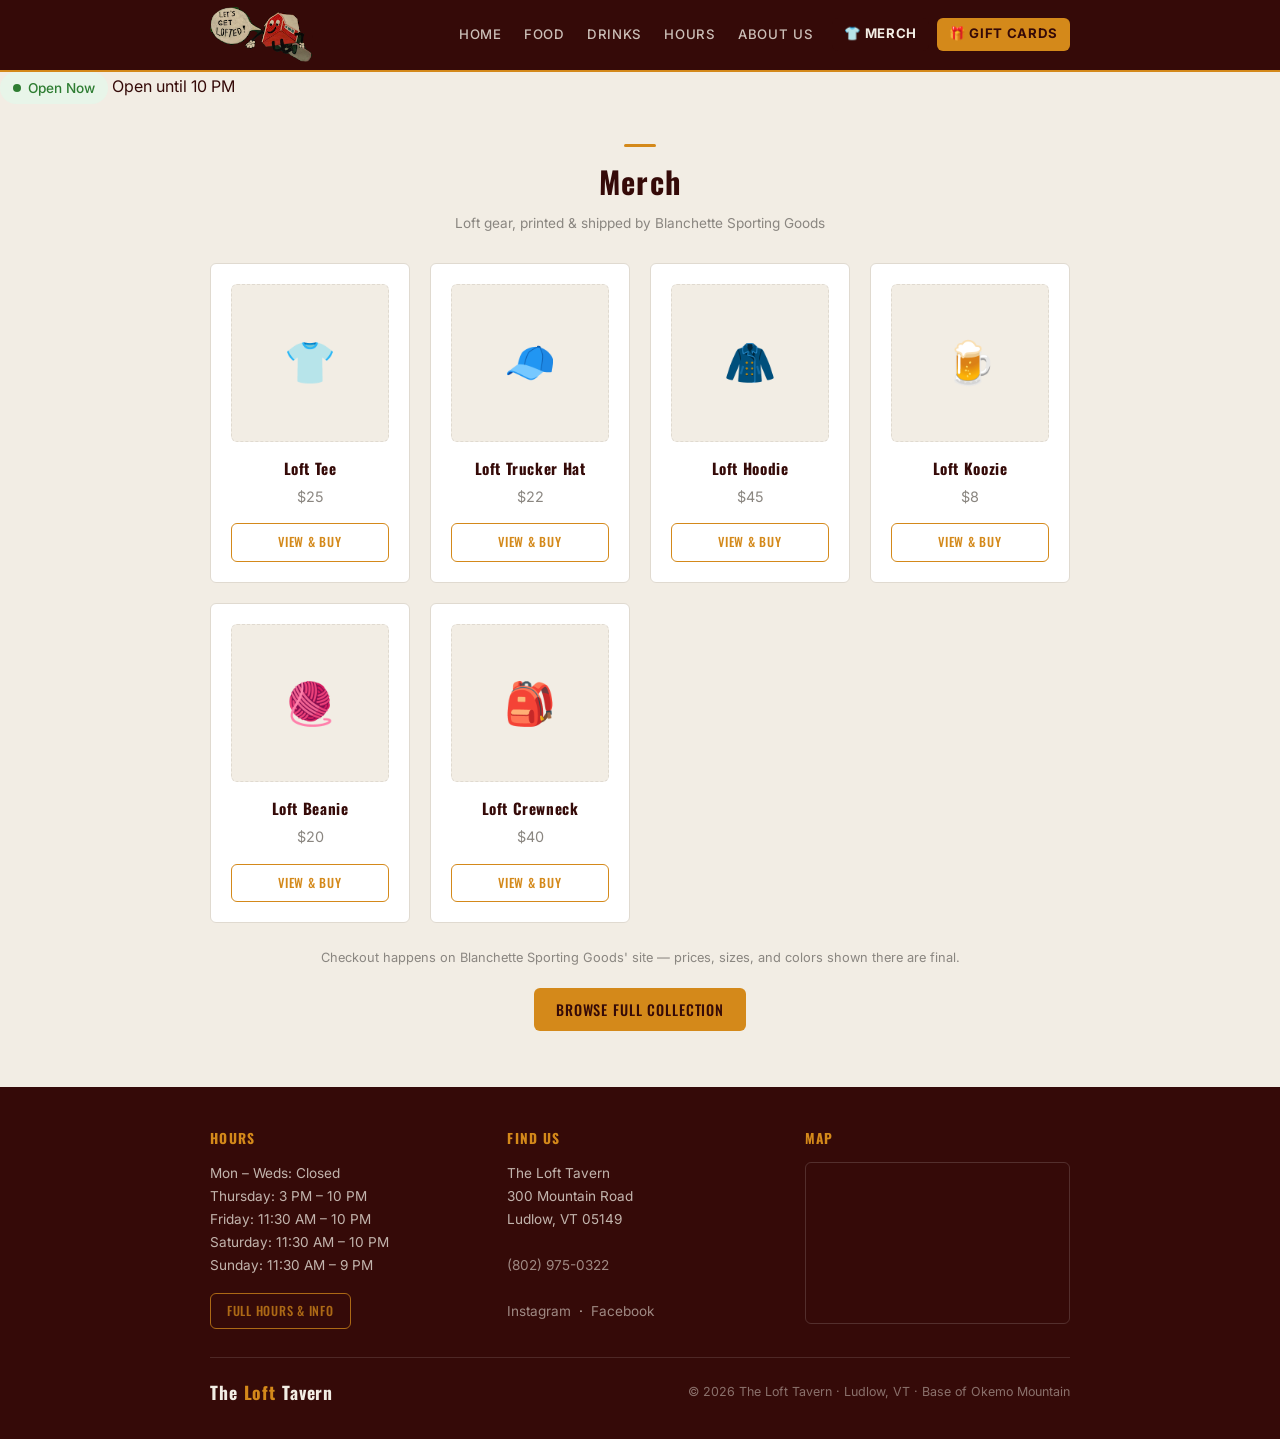
<file: merch.html>
<!DOCTYPE html>
<html lang="en">

<head>
  <meta charset="UTF-8" />
  <meta name="viewport" content="width=device-width, initial-scale=1.0" />
  <title>Merch — The Loft Tavern</title>
  <meta name="description" content="The Loft Tavern merch — tees, hats, and more. Ludlow, Vermont." />
  <!-- Open Graph -->
  <meta property="og:site_name" content="The Loft Tavern" />
  <meta property="og:type" content="website" />
  <meta property="og:url" content="https://www.thelofttavern.com/merch.html" />
  <meta property="og:title" content="Merch — The Loft Tavern" />
  <meta property="og:description" content="The Loft Tavern merch — tees, hats, and more. Ludlow, Vermont." />
  <meta property="og:image" content="https://www.thelofttavern.com/images/bar.jpg" />
  <meta name="twitter:card" content="summary_large_image" />
  <link rel="preconnect" href="https://fonts.googleapis.com" />
  <link rel="preconnect" href="https://fonts.gstatic.com" crossorigin />
  <link href="https://fonts.googleapis.com/css2?family=Oswald:wght@500;700&family=Inter:wght@400;500&display=swap"
    rel="stylesheet" />
  <link rel="stylesheet" href="style.css" />
</head>

<body>

  <!-- ============================================================
       NAV — copy this block identically to every page.
       This page isn't linked from the nav yet — it's a layout draft.
       Once real product photos/links are in, add a Merch link here
       pointing to merch.html instead of straight out to Chipply.
       ============================================================ -->
  <nav>
    <div class="wrap nav-inner">
      <a href="index.html" class="nav-logo"><img src="images/letsgetlofted.png" alt="The Loft Tavern" class="nav-logo-img" /></a>
      <button class="nav-toggle" aria-label="Open menu"><span></span><span></span><span></span></button>
      <ul class="nav-links">
        <li><a href="index.html">Home</a></li>
        <li><a href="food_menu.html">Food</a></li>
        <li><a href="drink_menu.html">Drinks</a></li>
        <li><a href="hours.html">Hours</a></li>
        <li><a href="about.html">About Us</a></li>
        <li class="merch">
          <a href="merch.html" class="active">👕 Merch</a>
        </li>
        <li class="gift-cards">
          <a href="https://app.squareup.com/gift/MLZ9HCJG33P9N/order" target="_blank" rel="noopener">🎁 Gift Cards</a>
        </li>
      </ul>
    </div>
  </nav>

  <div id="loft-status-bar"></div>
  <script src="hours-status.js"></script>

  <!-- ============================================================
       PAGE CONTENT
       ============================================================ -->
  <main class="page-content">
    <div class="wrap">

      <h1 class="section-title centered">Merch</h1>
      <p class="section-sub" style="text-align:center; font-size:.85rem;">
        Loft gear, printed &amp; shipped by Blanchette Sporting Goods
      </p>

      <!-- ── LAYOUT DRAFT ──────────────────────────────────────────
           Placeholder cards below — swap .swatch divs for real
           product photos, and update the name/price text, once
           we have them from Blanchette. Each card's button should
           point at that item's specific Chipply product link if
           they support deep links, otherwise the general store link.
           ──────────────────────────────────────────────────────── -->
      <div class="merch-grid">

        <div class="merch-card">
          <div class="merch-photo swatch">👕</div>
          <h3>Loft Tee</h3>
          <p class="merch-price">$25</p>
          <a href="https://blanchettesportinggoods.chipply.com/lofttavern/?action=viewall" target="_blank"
            rel="noopener" class="btn btn-outline merch-btn">View &amp; Buy</a>
        </div>

        <div class="merch-card">
          <div class="merch-photo swatch">🧢</div>
          <h3>Loft Trucker Hat</h3>
          <p class="merch-price">$22</p>
          <a href="https://blanchettesportinggoods.chipply.com/lofttavern/?action=viewall" target="_blank"
            rel="noopener" class="btn btn-outline merch-btn">View &amp; Buy</a>
        </div>

        <div class="merch-card">
          <div class="merch-photo swatch">🧥</div>
          <h3>Loft Hoodie</h3>
          <p class="merch-price">$45</p>
          <a href="https://blanchettesportinggoods.chipply.com/lofttavern/?action=viewall" target="_blank"
            rel="noopener" class="btn btn-outline merch-btn">View &amp; Buy</a>
        </div>

        <div class="merch-card">
          <div class="merch-photo swatch">🍺</div>
          <h3>Loft Koozie</h3>
          <p class="merch-price">$8</p>
          <a href="https://blanchettesportinggoods.chipply.com/lofttavern/?action=viewall" target="_blank"
            rel="noopener" class="btn btn-outline merch-btn">View &amp; Buy</a>
        </div>

        <div class="merch-card">
          <div class="merch-photo swatch">🧶</div>
          <h3>Loft Beanie</h3>
          <p class="merch-price">$20</p>
          <a href="https://blanchettesportinggoods.chipply.com/lofttavern/?action=viewall" target="_blank"
            rel="noopener" class="btn btn-outline merch-btn">View &amp; Buy</a>
        </div>

        <div class="merch-card">
          <div class="merch-photo swatch">🎒</div>
          <h3>Loft Crewneck</h3>
          <p class="merch-price">$40</p>
          <a href="https://blanchettesportinggoods.chipply.com/lofttavern/?action=viewall" target="_blank"
            rel="noopener" class="btn btn-outline merch-btn">View &amp; Buy</a>
        </div>

      </div>

      <div style="text-align:center; margin-top:.5rem;">
        <p class="merch-fineprint">
          Checkout happens on Blanchette Sporting Goods' site — prices, sizes, and colors shown there are final.
        </p>
        <a href="https://blanchettesportinggoods.chipply.com/lofttavern/?action=viewall" target="_blank"
          rel="noopener" class="btn btn-primary mt-1">Browse Full Collection</a>
      </div>

    </div>
  </main>

  <!-- ============================================================
       FOOTER — identical on every page.
       ============================================================ -->
  <footer>
    <div class="wrap">
      <div class="footer-grid">

        <div class="footer-col">
          <h4>Hours</h4>
          <p>
            Mon – Weds: Closed<br />
            Thursday: 3 PM – 10 PM<br />
            Friday: 11:30 AM – 10 PM<br />
            Saturday: 11:30 AM – 10 PM<br />
            Sunday: 11:30 AM – 9 PM<br />
            <span style="opacity:.55; font-size:.8rem;"></span>
          </p>
          <a href="hours.html" class="btn btn-outline mt-2" style="font-size:.78rem; padding:.4rem 1rem;">Full
            Hours
            &amp; Info</a>
        </div>

        <div class="footer-col">
          <h4>Find Us</h4>
          <address>
            The Loft Tavern<br />
            300 Mountain Road<br />
            Ludlow, VT 05149<br /><br />
            <a href="tel:+18029750322">(802) 975-0322</a><br /><br />
            <a href="https://instagram.com/thelofttavern" target="_blank" rel="noopener">Instagram</a>
            &nbsp;·&nbsp;
            <a href="https://facebook.com/thelofttavern" target="_blank" rel="noopener">Facebook</a>
          </address>
        </div>

        <div class="footer-col">
          <h4>Map</h4>
          <div class="footer-map">
            <iframe
              src="https://www.google.com/maps?q=The+Loft+Tavern+Ludlow+VT&output=embed"
              loading="lazy" referrerpolicy="no-referrer-when-downgrade" title="The Loft Tavern location"
              allowfullscreen>
            </iframe>
          </div>
        </div>

      </div>
      <div class="footer-bottom">
        <div class="footer-logo">The <span>Loft</span> Tavern</div>
        <p class="footer-copy">&copy; 2026 The Loft Tavern · Ludlow, VT · Base of Okemo Mountain</p>
      </div>
    </div>
  </footer>

</body>

</html>
</file>
<file: style.css>
/* ================================================================
   THE LOFT TAVERN — style.css
   Shared styles for all pages. Edit here; all pages update.
   ================================================================ */

/* ── EDIT: brand colors & fonts ────────────────────────────────── */
:root {
  --barn: #350a08;
  /* dark charcoal — nav, footer bg */
  --amber: #D4891A;
  /* gold accent — buttons, highlights */
  --parch: #F2EDE4;
  /* off-white parchment — page bg */
  --slate: #8A8680;
  /* muted gray — secondary text */
  --snow: #FFFFFF;
  --go: #2E7D32;
  /* open status green */
  --closed: #B03A2E;
  /* closed status red */
  --border: #E0DAD0;
  /* card/divider border color */

  --font-display: 'Oswald', sans-serif;
  --font-body: 'Inter', sans-serif;

  --radius: 6px;
  --max-w: 900px;
}

/* ── RESET ──────────────────────────────────────────────────────── */
*,
*::before,
*::after {
  box-sizing: border-box;
  margin: 0;
  padding: 0;
}

html {
  scroll-behavior: smooth;
}

body {
  font-family: var(--font-body);
  background: var(--parch);
  color: var(--barn);
  font-size: 16px;
  line-height: 1.65;
}

img {
  display: block;
  max-width: 100%;
  height: auto;
}

a {
  color: inherit;
  text-decoration: none;
}

/* ── LAYOUT ─────────────────────────────────────────────────────── */
.wrap {
  width: 100%;
  max-width: var(--max-w);
  margin: 0 auto;
  padding: 0 1.25rem;
}

.page-content {
  min-height: calc(100vh - 56px);
  /* keeps footer at bottom on short pages */
  padding: 2.5rem 0 3.5rem;
}

/* ── NAV ─────────────────────────────────────────────────────────
   To add a page: copy a <li> in the nav HTML of each file.
   ──────────────────────────────────────────────────────────────── */
nav {
  background: var(--barn);
  position: sticky;
  top: 0;
  z-index: 100;
  border-bottom: 2px solid var(--amber);
}

.nav-inner {
  display: flex;
  align-items: center;
  justify-content: space-between;
  height: 70px;
}

.nav-logo {
  line-height: 0;
}

.nav-logo-img {
  height: 56px;
  width: auto;
  display: block;
}

.nav-links {
  display: flex;
  gap: 0;
  list-style: none;
}

.nav-links a {
  display: block;
  color: var(--parch);
  font-size: .825rem;
  font-weight: 500;
  letter-spacing: .05em;
  text-transform: uppercase;
  padding: .4rem .7rem;
  opacity: .8;
  transition: opacity .15s, color .15s;
  white-space: nowrap;
}

.nav-links a:hover {
  opacity: 1;
  color: var(--amber);
}

.nav-links a.active {
  color: var(--amber);
  opacity: 1;
}

.nav-links .gift-cards a {
  background: var(--amber);
  color: var(--barn);
  border-radius: var(--radius);
  opacity: 1;
  margin-left: .5rem;
  padding: .35rem .75rem;
  font-weight: 700;
}

.nav-links .gift-cards a:hover {
  background: #e09820;
}

.nav-links .merch a {
  background: var(--barn);
  color: var(--parch);
  border-radius: var(--radius);
  opacity: 1;
  margin-left: .5rem;
  padding: .35rem .75rem;
  font-weight: 700;
}

.nav-links .merch a:hover {
  background: #4a120f;
}

/* Hamburger button — hidden on desktop */
.nav-toggle {
  display: none;
  flex-direction: column;
  justify-content: center;
  gap: 5px;
  background: none;
  border: none;
  cursor: pointer;
  padding: .4rem;
}

.nav-toggle span {
  display: block;
  width: 22px;
  height: 2px;
  background: var(--snow);
  border-radius: 2px;
  transition: transform .2s, opacity .2s;
}

.nav-toggle.open span:nth-child(1) {
  transform: translateY(7px) rotate(45deg);
}

.nav-toggle.open span:nth-child(2) {
  opacity: 0;
}

.nav-toggle.open span:nth-child(3) {
  transform: translateY(-7px) rotate(-45deg);
}

@media (max-width: 800px) {
  .nav-toggle {
    display: flex;
  }

  .nav-links {
    display: none;
    position: absolute;
    top: 72px;
    left: 0;
    right: 0;
    background: var(--barn);
    flex-direction: column;
    padding: .5rem 0 1rem;
    border-bottom: 2px solid var(--amber);
    z-index: 99;
  }

  .nav-links.open {
    display: flex;
  }

  .nav-links a {
    padding: .75rem 1.5rem;
    font-size: .95rem;
    letter-spacing: .04em;
  }

  .nav-links .gift-cards a,
  .nav-links .merch a {
    margin: .5rem 1.5rem 0;
    display: block;
    text-align: center;
    padding: .6rem 1rem;
  }
}

/* ── SECTION TITLES ─────────────────────────────────────────────── */
.section-title {
  font-family: var(--font-display);
  font-size: clamp(1.4rem, 5vw, 1.9rem);
  font-weight: 700;
  letter-spacing: .04em;
  margin-bottom: .35rem;
}

.section-title::before {
  content: '';
  display: block;
  width: 32px;
  height: 3px;
  background: var(--amber);
  margin-bottom: .6rem;
  border-radius: 2px;
}

.section-title.centered {
  text-align: center;
}

.section-title.centered::before {
  margin-left: auto;
  margin-right: auto;
}

.section-sub {
  color: var(--slate);
  font-size: .9rem;
  margin-bottom: 1.75rem;
}

/* ── BUTTONS ─────────────────────────────────────────────────────── */
.btn {
  display: inline-block;
  font-family: var(--font-display);
  font-size: .9rem;
  font-weight: 500;
  letter-spacing: .06em;
  text-transform: uppercase;
  padding: .6rem 1.4rem;
  border-radius: var(--radius);
  transition: background .15s, color .15s, border-color .15s;
  cursor: pointer;
}

.btn-primary {
  background: var(--amber);
  color: var(--barn);
}

.btn-primary:hover {
  background: #e09820;
}

.btn-outline {
  border: 1.5px solid var(--amber);
  color: var(--amber);
  background: transparent;
}

.btn-outline:hover {
  background: var(--amber);
  color: var(--barn);
}

/* ── FOOTER ──────────────────────────────────────────────────────
   EDIT: update hours text, address, phone, map iframe, social links
   ──────────────────────────────────────────────────────────────── */
footer {
  background: var(--barn);
  color: var(--parch);
  padding: 2.5rem 0 2rem;
  margin-top: auto;
}

.footer-grid {
  display: grid;
  grid-template-columns: 1fr 1fr 1fr;
  gap: 2rem;
  padding-bottom: 1.75rem;
  border-bottom: 1px solid rgba(255, 255, 255, .12);
}

@media (max-width: 640px) {
  .footer-grid {
    grid-template-columns: 1fr;
    gap: 1.5rem;
  }
}

.footer-col h4 {
  font-family: var(--font-display);
  font-size: .85rem;
  font-weight: 700;
  letter-spacing: .1em;
  text-transform: uppercase;
  color: var(--amber);
  margin-bottom: .75rem;
}

.footer-col p,
.footer-col address {
  font-size: .85rem;
  line-height: 1.7;
  opacity: .75;
  font-style: normal;
}

.footer-col a {
  opacity: .75;
  transition: opacity .15s;
}

.footer-col a:hover {
  opacity: 1;
  color: var(--amber);
}

.footer-map {
  border-radius: var(--radius);
  overflow: hidden;
  border: 1px solid rgba(255, 255, 255, .15);
}

.footer-map iframe {
  display: block;
  width: 100%;
  height: 160px;
  border: 0;
  filter: grayscale(30%);
}

.footer-bottom {
  padding-top: 1.25rem;
  display: flex;
  align-items: center;
  justify-content: space-between;
  flex-wrap: wrap;
  gap: .5rem;
}

.footer-logo {
  font-family: var(--font-display);
  font-size: 1.1rem;
  font-weight: 700;
  letter-spacing: .05em;
}

.footer-logo span {
  color: var(--amber);
}

.footer-copy {
  font-size: .78rem;
  opacity: .45;
}

/* ── UTILITY ─────────────────────────────────────────────────────── */
.mt-1 {
  margin-top: .5rem;
}

.mt-2 {
  margin-top: 1rem;
}

.mt-3 {
  margin-top: 1.5rem;
}

.amber {
  color: var(--amber);
}

.muted {
  color: var(--slate);
  font-size: .9rem;
}

/* ── CARD (used on hours page) ───────────────────────────────────── */
.card {
  background: var(--snow);
  border: 1px solid var(--border);
  border-radius: var(--radius);
  padding: 1.25rem 1.4rem;
}

/* ── STATUS PILL ─────────────────────────────────────────────────── */
.status-pill {
  display: inline-flex;
  align-items: center;
  gap: .45rem;
  font-size: .85rem;
  font-weight: 500;
  padding: .3rem .8rem;
  border-radius: 99px;
}

.status-pill .dot {
  width: 8px;
  height: 8px;
  border-radius: 50%;
  flex-shrink: 0;
}

.status-pill.open {
  background: #e8f5e9;
  color: var(--go);
}

.status-pill.open .dot {
  background: var(--go);
}

.status-pill.closed {
  background: #fdecea;
  color: var(--closed);
}

.status-pill.closed .dot {
  background: var(--closed);
}

@media (prefers-reduced-motion: reduce) {
  html {
    scroll-behavior: auto;
  }
}

/* ── INDEX: IMAGE PANELS ─────────────────────────────────────────
   Four stacked panels: image on top, text below.
   On wider screens (≥600px) they go side-by-side: image left, text right.
   ──────────────────────────────────────────────────────────────── */
.panels {
  display: flex;
  flex-direction: column;
  gap: 2.5rem;
}

.panel {
  display: grid;
  grid-template-columns: 1fr;
  gap: 1rem;
  padding-bottom: 2.5rem;
  border-bottom: 1px solid var(--border);
}

.panel:last-child {
  border-bottom: none;
  padding-bottom: 0;
}

/* On wider screens: alternate image left/right */
@media (min-width: 600px) {
  .panel {
    grid-template-columns: 1fr 1fr;
    gap: 2rem;
    align-items: center;
  }

  /* Even panels: flip image to the right */
  .panel:nth-child(even) .panel-img,
  .panel:nth-child(even) .panel-img-placeholder {
    order: 2;
  }

  .panel:nth-child(even) .panel-text {
    order: 1;
  }
}

/* Real image — add this class to your <img> tags */
.panel-img {
  width: 100%;
  aspect-ratio: 16/9;
  object-fit: cover;
  border-radius: var(--radius);
  display: block;
}

/* Bar photo is 2.2:1 — override to show full width of tap handles */
.panel:first-child .panel-img {
  aspect-ratio: 11/5;
}

/* Full-width banner image, e.g. drink menu promo */
.hero-img {
  width: 100%;
  aspect-ratio: 16/9;
  object-fit: cover;
  border-radius: var(--radius);
  display: block;
  margin-bottom: 1.5rem;
}

/* Placeholder shown until you add real photos */
.panel-img-placeholder {
  width: 100%;
  aspect-ratio: 16/9;
  background: #2B2017;
  border-radius: var(--radius);
  display: flex;
  align-items: center;
  justify-content: center;
  color: #8A7050;
  font-size: .85rem;
  font-family: var(--font-body);
  letter-spacing: .03em;
  border: 1px dashed #5A4020;
}

.panel-text h2 {
  font-family: var(--font-display);
  font-size: 1.5rem;
  font-weight: 700;
  letter-spacing: .04em;
  margin-bottom: .5rem;
}

.panel-text p {
  color: #4A4440;
  font-size: .95rem;
  line-height: 1.7;
}

/* ── MENU EMBED PAGES ────────────────────────────────────────────
   Wrapper for iMenuPro (or any) embed snippet.
   The embed itself fills this container.
   ──────────────────────────────────────────────────────────────── */
.embed-wrap {
  background: var(--snow);
  border: 1px solid var(--border);
  border-radius: var(--radius);
  padding: 1.5rem;
  min-height: 400px;
}

.embed-placeholder {
  min-height: 300px;
  display: flex;
  align-items: center;
  justify-content: center;
  flex-direction: column;
  gap: .75rem;
  color: var(--slate);
  font-size: .9rem;
  text-align: center;
  border: 2px dashed var(--border);
  border-radius: var(--radius);
  padding: 2rem;
}

.embed-placeholder code {
  background: #EDE8DF;
  padding: .25rem .6rem;
  border-radius: 4px;
  font-size: .8rem;
  color: var(--barn);
}

/* ── HOURS PAGE ──────────────────────────────────────────────────── */
.hours-grid {
  display: grid;
  grid-template-columns: repeat(auto-fit, minmax(180px, 1fr));
  gap: 1rem;
  margin-bottom: 2rem;
}

.hours-card {
  background: var(--snow);
  border: 1px solid var(--border);
  border-radius: var(--radius);
  padding: 1rem 1.1rem;
}

.hours-card h3 {
  font-family: var(--font-display);
  font-size: .95rem;
  font-weight: 700;
  letter-spacing: .04em;
  margin-bottom: .3rem;
}

.hours-card .time {
  font-size: 1.05rem;
  font-weight: 500;
}

.hours-card .note {
  font-size: .8rem;
  color: var(--slate);
  margin-top: .2rem;
}

.info-grid {
  display: grid;
  grid-template-columns: 1fr 1fr;
  gap: 1.25rem;
  margin-top: 2rem;
}

@media (max-width: 580px) {
  .info-grid {
    grid-template-columns: 1fr;
  }
}

.info-card {
  background: var(--snow);
  border: 1px solid var(--border);
  border-radius: var(--radius);
  padding: 1.25rem 1.4rem;
}

.info-card h3 {
  font-family: var(--font-display);
  font-size: 1rem;
  font-weight: 700;
  letter-spacing: .04em;
  color: var(--amber);
  margin-bottom: .6rem;
}

.info-card p,
.info-card ul {
  font-size: .875rem;
  color: #4A4440;
  line-height: 1.7;
}

.info-card ul {
  padding-left: 1.1rem;
}

.info-card ul li {
  margin-bottom: .25rem;
}

/* ── MERCH GRID ──────────────────────────────────────────────────── */
.merch-grid {
  display: grid;
  grid-template-columns: repeat(auto-fit, minmax(200px, 1fr));
  gap: 1.25rem;
  margin-bottom: 1.5rem;
}

.merch-card {
  background: var(--snow);
  border: 1px solid var(--border);
  border-radius: var(--radius);
  padding: 1.25rem;
  text-align: center;
}

.merch-photo {
  width: 100%;
  aspect-ratio: 1 / 1;
  border-radius: var(--radius);
  margin-bottom: .9rem;
}

.merch-photo.swatch {
  background: var(--parch);
  border: 1px dashed var(--border);
  display: flex;
  align-items: center;
  justify-content: center;
  font-size: 2.6rem;
}

.merch-card h3 {
  font-family: var(--font-display);
  font-size: .95rem;
  font-weight: 700;
  letter-spacing: .04em;
  margin-bottom: .25rem;
}

.merch-price {
  color: var(--slate);
  font-size: .9rem;
  margin-bottom: .9rem;
}

.merch-btn {
  width: 100%;
  font-size: .78rem;
  padding: .5rem 1rem;
}

.merch-fineprint {
  color: var(--slate);
  font-size: .8rem;
  margin-bottom: .75rem;
}

.big-map {
  border-radius: var(--radius);
  overflow: hidden;
  border: 1px solid var(--border);
  margin-top: 2rem;
}

.big-map iframe {
  display: block;
  width: 100%;
  height: 320px;
  border: 0;
}
/* About page photo + caption */
.about-figure {
  max-width: 420px;
  margin: 0 auto 2rem;
  text-align: center;
}

.about-figure img {
  display: block;
  width: 100%;
  height: auto;
  border-radius: var(--radius);
}

.about-figure figcaption {
  margin-top: 0.75rem;
  font-size: 0.95rem;
  font-style: italic;
  color: var(--slate);
}

/* ── TEMPORARY CLOSURE NOTICES (injected by hours-status.js) ─────── */
#closure-banner {
  background: var(--amber);
  color: var(--barn);
  text-align: center;
  font-family: var(--font-display);
  font-size: 1rem;
  font-weight: 700;
  letter-spacing: .06em;
  padding: .6rem 1rem;
}

.closure-note-footer {
  color: var(--amber);
  font-weight: 700;
  margin-bottom: .5rem;
}

.closure-note-hours {
  display: flex;
  flex-wrap: wrap;
  align-items: baseline;
  gap: .25rem .75rem;
  background: var(--snow);
  border: 1px solid var(--border);
  border-left: 4px solid var(--amber);
  border-radius: var(--radius);
  padding: .9rem 1.1rem;
  margin-bottom: 1.25rem;
}

.closure-note-hours strong {
  font-family: var(--font-display);
  font-size: 1.1rem;
  letter-spacing: .04em;
}

.closure-note-hours span {
  font-size: .85rem;
  color: var(--slate);
}
</file>
